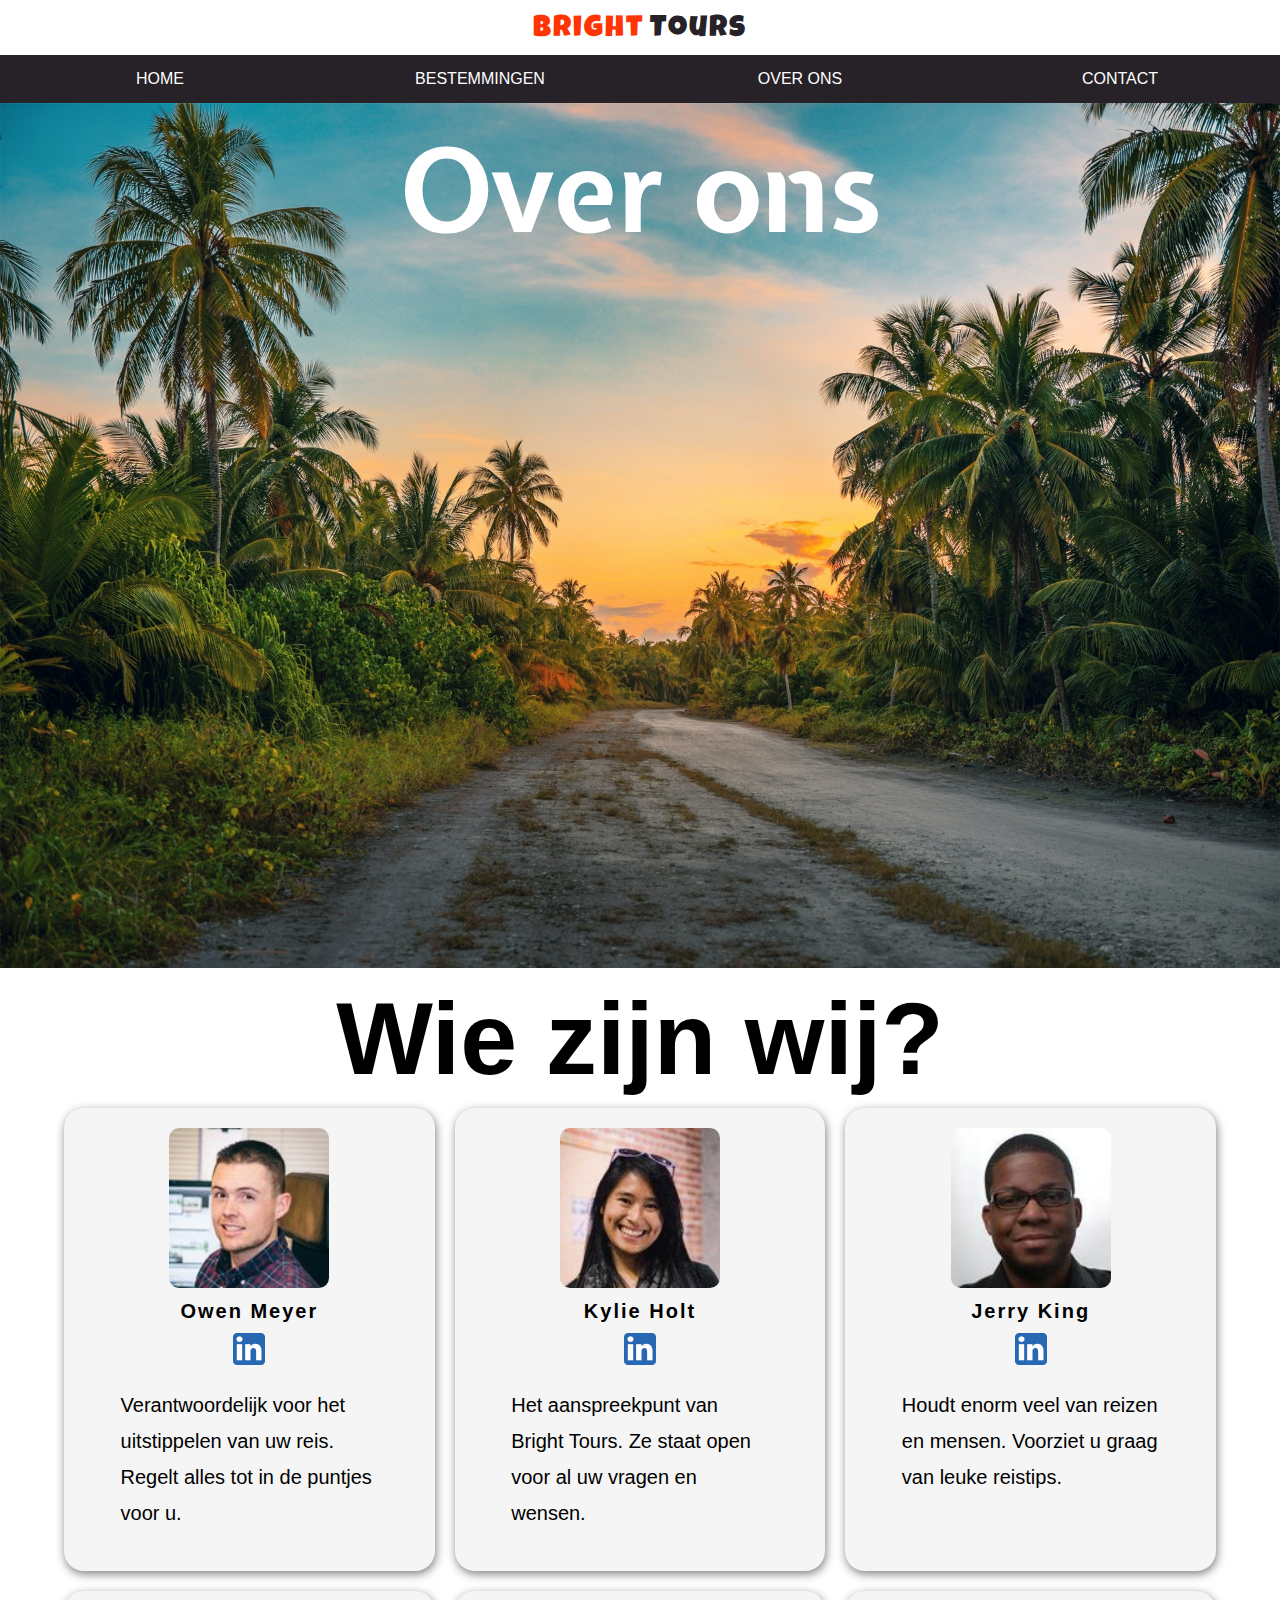
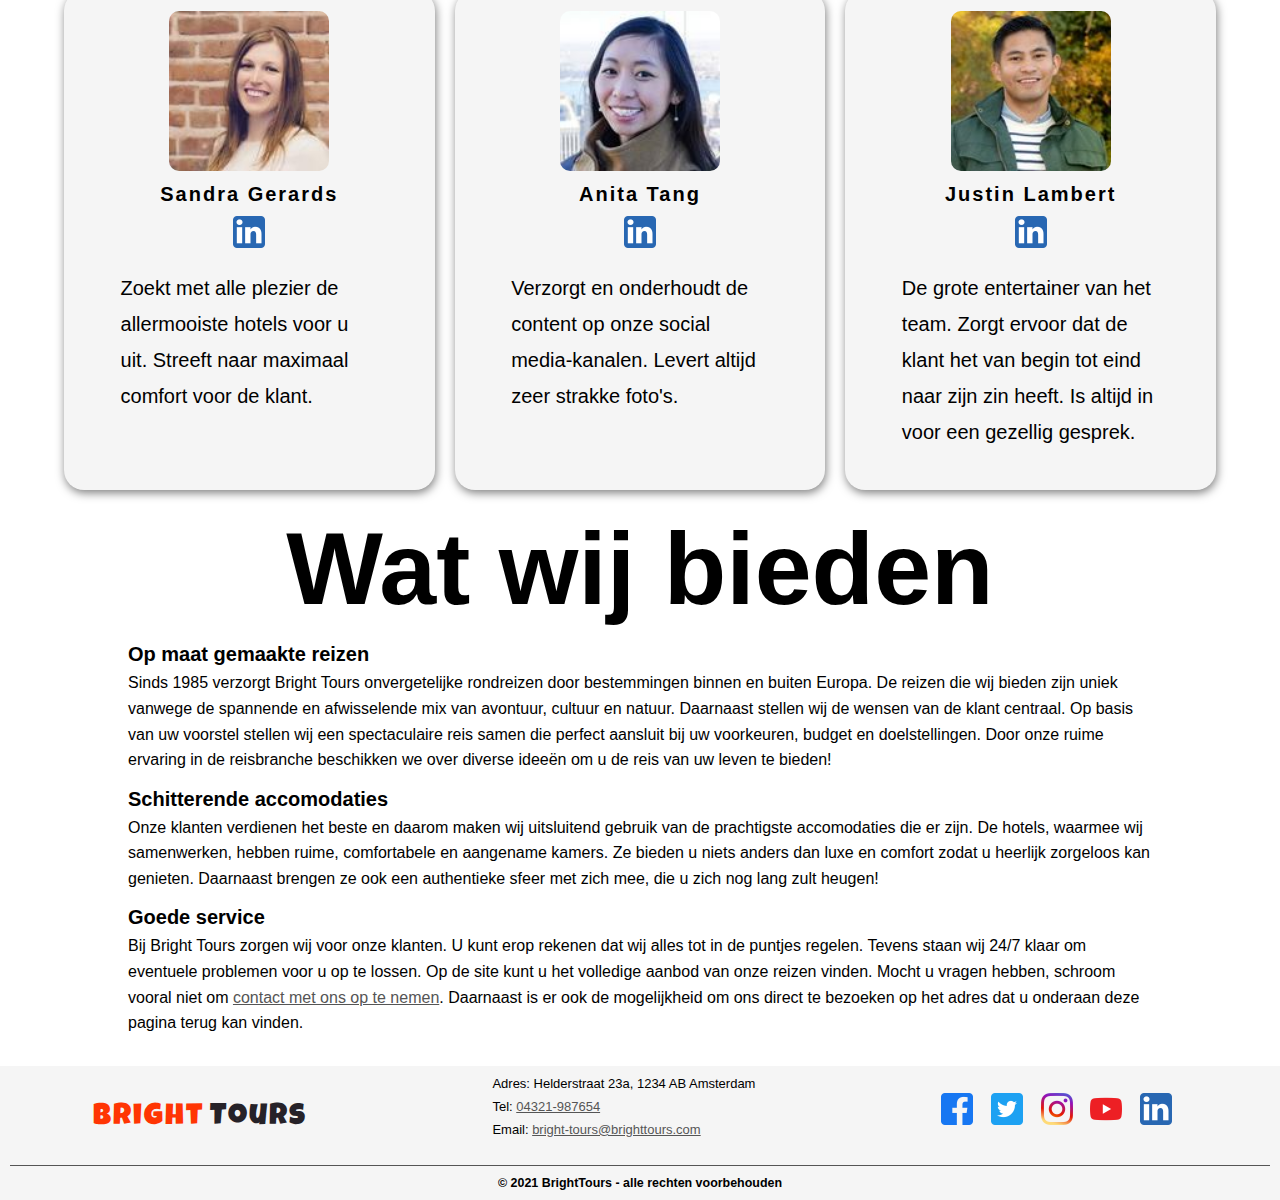
<file: about.html>
<!DOCTYPE html>
<html lang="nl">

<head>
    <meta charset="UTF-8">
    <meta http-equiv="X-UA-Compatible" content="IE=edge">
    <meta name="viewport" content="width=device-width, initial-scale=1.0">
    <title>Over ons - Bright Tours</title>
    <link rel="stylesheet" href="styles/style.css">
</head>

<body>
    <header class="header">
        <div class="logo">
            <span class="logo__text logo__text--red">Bright</span>
            <span class="logo__text logo__text--black">Tours</span>
        </div>
        <nav class="nav">
            <ul class="nav__list">
                <li class="nav__item">
                    <a href="index.html" class="nav__link">Home</a>
                </li>
                <li class="nav__item">
                    <a href="index.html#bestemmingen" class="nav__link">Bestemmingen</a>
                    <ul class="nav__dropdown">
                        <li class="nav__item">
                            <a href="destinations/japan.html" class="nav__link">Japan</a>
                        </li>
                        <li class="nav__item">
                            <a href="destinations/bulgarije.html" class="nav__link">Bulgarije</a>
                        </li>
                        <li class="nav__item">
                            <a href="destinations/egypte.html" class="nav__link">Egypte</a>
                        </li>
                        <li class="nav__item">
                            <a href="destinations/suriname.html" class="nav__link">Suriname</a>
                        </li>
                    </ul>
                </li>
                <li class="nav__item">
                    <a href="about.html" class="nav__link">Over Ons</a>
                </li>
                <li class="nav__item">
                    <a href="contact.html" class="nav__link">Contact</a>
                </li>
            </ul>
        </nav>
    </header>
    <main class="main">
        <section class="hero">
            <div class="hero__overlay">
                <h1 class="hero__header">Over ons</h1>
            </div>
            <img class="hero__image" src="images/palm-trees-road.jpg"
                alt="een foto van een onverharde weg tussen palmbomen">
        </section>
        <section class="members">
            <h2 class="members__header">Wie zijn wij?</h2>
            <div class="members__container">
                <div class="member-item">
                    <div class="member-item__header">
                        <img class="member-item__avatar" src="images/owen-meyer.jpg" alt="Owen Meyer">
                        <h3 class="member-item__title">Owen Meyer</h3>
                        <a class="member-item__link" href="https://www.linkedin.com/" target="_blank">
                            <img class="member-item__icon" src="images/linkedin-icon.png" alt="LinkedIn icon">
                        </a>
                    </div>
                    <div class="member-item__body">
                        <p class="member-item__description">
                            Verantwoordelijk voor het uitstippelen van uw reis. Regelt
                            alles tot in de puntjes voor u.
                        </p>
                    </div>
                </div>
                <div class="member-item">
                    <div class="member-item__header">
                        <img class="member-item__avatar" src="images/kylie-holt.jpg" alt="Kylie Holt">
                        <h3 class="member-item__title">Kylie Holt</h3>
                        <a class="member-item__link" href="https://www.linkedin.com/" target="_blank">
                            <img class="member-item__icon" src="images/linkedin-icon.png" alt="LinkedIn icon">
                        </a>
                    </div>
                    <div class="member-item__body">
                        <p class="member-item__description">
                            Het aanspreekpunt van Bright Tours. Ze staat open voor al uw
                            vragen en wensen.
                        </p>
                    </div>
                </div>
                <div class="member-item">
                    <div class="member-item__header">
                        <img class="member-item__avatar" src="images/jerry-king.jpg" alt="Jerry King">
                        <h3 class="member-item__title">Jerry King</h3>
                        <a class="member-item__link" href="https://www.linkedin.com/" target="_blank">
                            <img class="member-item__icon" src="images/linkedin-icon.png" alt="LinkedIn icon">
                        </a>
                    </div>
                    <div class="member-item__body">
                        <p class="member-item__description">
                            Houdt enorm veel van reizen en mensen. Voorziet u graag van leuke
                            reistips.
                        </p>
                    </div>
                </div>
                <div class="member-item">
                    <div class="member-item__header">
                        <img class="member-item__avatar" src="images/sandra-gerards.jpg" alt="Sandra Gerards">
                        <h3 class="member-item__title">Sandra Gerards</h3>
                        <a class="member-item__link" href="https://www.linkedin.com/" target="_blank">
                            <img class="member-item__icon" src="images/linkedin-icon.png" alt="LinkedIn icon">
                        </a>
                    </div>
                    <div class="member-item__body">
                        <p class="member-item__description">
                            Zoekt met alle plezier de allermooiste hotels voor u uit. Streeft
                            naar maximaal comfort voor de klant.
                        </p>
                    </div>
                </div>
                <div class="member-item">
                    <div class="member-item__header">
                        <img class="member-item__avatar" src="images/anita-tang.jpg" alt="Anita Tang">
                        <h3 class="member-item__title">Anita Tang</h3>
                        <a class="member-item__link" href="https://www.linkedin.com/" target="_blank">
                            <img class="member-item__icon" src="images/linkedin-icon.png" alt="LinkedIn icon">
                        </a>
                    </div>
                    <div class="member-item__body">
                        <p class="member-item__description">
                            Verzorgt en onderhoudt de content op onze social media-kanalen. Levert
                            altijd zeer strakke foto's.
                        </p>
                    </div>
                </div>
                <div class="member-item">
                    <div class="member-item__header">
                        <img class="member-item__avatar" src="images/justin-lambert.jpg" alt="Justin Lambert">
                        <h3 class="member-item__title">Justin Lambert</h3>
                        <a class="member-item__link" href="https://www.linkedin.com/" target="_blank">
                            <img class="member-item__icon" src="images/linkedin-icon.png" alt="LinkedIn icon">
                        </a>
                    </div>
                    <div class="member-item__body">
                        <p class="member-item__description">
                            De grote entertainer van het team. Zorgt ervoor dat de klant het van begin tot eind
                            naar zijn zin heeft. Is altijd in voor een gezellig gesprek.
                        </p>
                    </div>
                </div>
            </div>
        </section>
        <section class="article-section">
            <h2 class="article-section__header">Wat wij bieden</h2>
            <article class="article">
                <h3 class="article__header">Op maat gemaakte reizen</h3>
                <p class="article__body">
                    Sinds 1985 verzorgt Bright Tours onvergetelijke rondreizen
                    door bestemmingen binnen en buiten Europa. De reizen die wij bieden
                    zijn uniek vanwege de spannende en afwisselende mix van avontuur, cultuur
                    en natuur. Daarnaast stellen wij de wensen van de klant centraal. Op basis
                    van uw voorstel stellen wij een spectaculaire reis samen die perfect aansluit
                    bij uw voorkeuren, budget en doelstellingen. Door onze ruime ervaring in de
                    reisbranche beschikken we over diverse ideeën om u de reis van uw leven te bieden!
                </p>
            </article>
            <article class="article">
                <h3 class="article__header">Schitterende accomodaties</h3>
                <p class="article__body">
                    Onze klanten verdienen het beste en daarom maken wij uitsluitend
                    gebruik van de prachtigste accomodaties die er zijn. De hotels, waarmee wij
                    samenwerken, hebben ruime, comfortabele en aangename kamers. Ze bieden u niets
                    anders dan luxe en comfort zodat u heerlijk zorgeloos kan genieten. Daarnaast
                    brengen ze ook een authentieke sfeer met zich mee, die u zich nog lang zult heugen!
                </p>
            </article>
            <article class="article">
                <h3 class="article__header">Goede service</h3>
                <p class="article__body">
                    Bij Bright Tours zorgen wij voor onze klanten. U kunt erop rekenen dat wij alles tot
                    in de puntjes regelen. Tevens staan wij 24/7 klaar om eventuele problemen voor u op te
                    lossen. Op de site kunt u het volledige aanbod van onze reizen vinden. Mocht u vragen
                    hebben, schroom vooral niet om <a class="article__link" href="contact.html">contact
                        met ons op te nemen</a>. Daarnaast is er ook de mogelijkheid om ons direct te bezoeken
                    op het adres dat u onderaan deze pagina terug kan vinden.
                </p>
            </article>
        </section>
    </main>
    <footer class="footer">
        <div class="footer__container">
            <div class="logo">
                <span class="logo__text logo__text--red">Bright</span>
                <span class="logo__text logo__text--black">Tours</span>
            </div>
            <div class="contact-details">
                <p class="contact-details__text">Adres: Helderstraat 23a, 1234 AB Amsterdam</p>
                <p class="contact-details__text">
                    Tel: <a class="contact-details__link" href="tel:04321987654">04321-987654</a>
                </p>
                <p class="contact-details__text">
                    Email: <a class="contact-details__link"
                        href="mailto:bright-tours@brighttours.com">bright-tours@brighttours.com</a>
                </p>
            </div>
            <div class="social-media">
                <a class="social-media__link" href="https://www.facebook.com/" target="_blank">
                    <img class="social-media__icon" src="images/facebook-icon.png" alt="Facebook icon">
                </a>
                <a class="social-media__link" href="https://twitter.com/" target="_blank">
                    <img class="social-media__icon" src="images/twitter-icon.png" alt="Twitter icon">
                </a>
                <a class="social-media__link" href="https://www.instagram.com/" target="_blank">
                    <img class="social-media__icon" src="images/instagram-icon.png" alt="Instagram icon">
                </a>
                <a class="social-media__link" href="https://www.youtube.com/" target="_blank">
                    <img class="social-media__icon" src="images/youtube-icon.png" alt="YouTube icon">
                </a>
                <a class="social-media__link" href="https://www.linkedin.com/" target="_blank">
                    <img class="social-media__icon" src="images/linkedin-icon.png" alt="LinkedIn icon">
                </a>
            </div>
        </div>
        <section class="copyright">
            <h5 class="copyright__header">&copy; 2021 BrightTours - alle rechten voorbehouden</h5>
        </section>
    </footer>
</body>

</html>
</file>
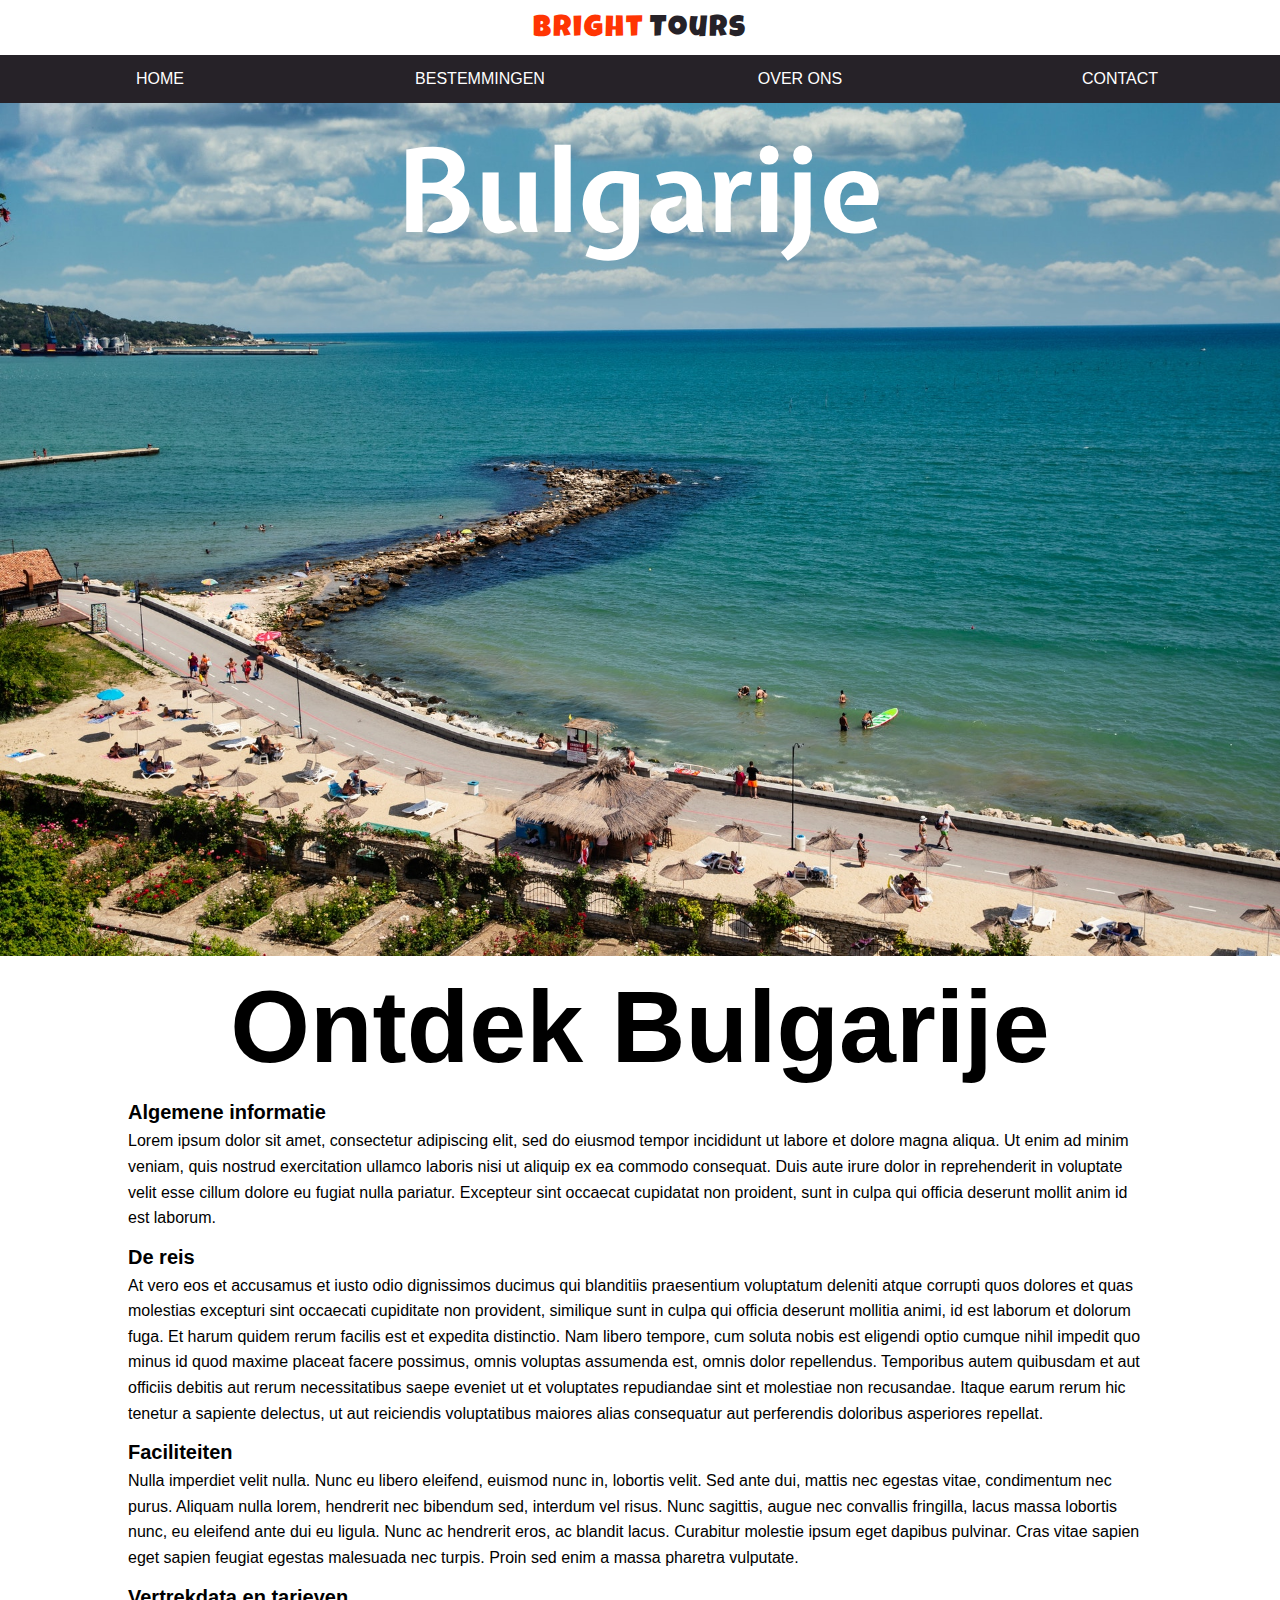
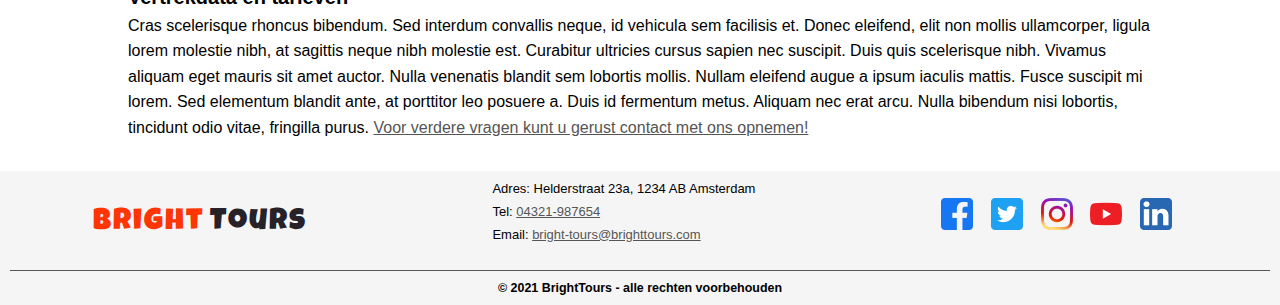
<file: destinations/bulgarije.html>
<!DOCTYPE html>
<html lang="nl">

<head>
    <meta charset="UTF-8">
    <meta http-equiv="X-UA-Compatible" content="IE=edge">
    <meta name="viewport" content="width=device-width, initial-scale=1.0">
    <title>Bulgarije - Bright Tours</title>
    <link rel="stylesheet" href="../styles/style.css">
</head>

<body>
    <header class="header">
        <div class="logo">
            <span class="logo__text logo__text--red">Bright</span>
            <span class="logo__text logo__text--black">Tours</span>
        </div>
        <nav class="nav">
            <ul class="nav__list">
                <li class="nav__item">
                    <a href="../index.html" class="nav__link">Home</a>
                </li>
                <li class="nav__item">
                    <a href="../index.html#bestemmingen" class="nav__link">Bestemmingen</a>
                    <ul class="nav__dropdown">
                        <li class="nav__item">
                            <a href="japan.html" class="nav__link">Japan</a>
                        </li>
                        <li class="nav__item">
                            <a href="bulgarije.html" class="nav__link">Bulgarije</a>
                        </li>
                        <li class="nav__item">
                            <a href="egypte.html" class="nav__link">Egypte</a>
                        </li>
                        <li class="nav__item">
                            <a href="suriname.html" class="nav__link">Suriname</a>
                        </li>
                    </ul>
                </li>
                <li class="nav__item">
                    <a href="../about.html" class="nav__link">Over Ons</a>
                </li>
                <li class="nav__item">
                    <a href="../contact.html" class="nav__link">Contact</a>
                </li>
            </ul>
        </nav>
    </header>
    <main class="main">
        <section class="hero">
            <div class="hero__overlay">
                <h1 class="hero__header">Bulgarije</h1>
            </div>
            <img class="hero__image" src="../images/bulgarian-bay.jpg"
                alt="een foto van de baai gelegen in de kuststad Balchik">
        </section>
        <section class="article-section">
            <h2 class="article-section__header">Ontdek Bulgarije</h2>
            <article class="article">
                <h3 class="article__header">Algemene informatie</h3>
                <p class="article__body">
                    Lorem ipsum dolor sit amet, consectetur adipiscing elit,
                    sed do eiusmod tempor incididunt ut labore et dolore magna aliqua.
                    Ut enim ad minim veniam, quis nostrud exercitation ullamco laboris
                    nisi ut aliquip ex ea commodo consequat. Duis aute irure dolor in
                    reprehenderit in voluptate velit esse cillum dolore eu fugiat nulla pariatur.
                    Excepteur sint occaecat cupidatat non proident, sunt in culpa qui officia deserunt mollit anim id
                    est laborum.
                </p>
            </article>
            <article class="article">
                <h3 class="article__header">De reis</h3>
                <p class="article__body">
                    At vero eos et accusamus et iusto odio dignissimos ducimus qui blanditiis
                    praesentium voluptatum deleniti atque corrupti quos dolores et quas molestias
                    excepturi sint occaecati cupiditate non provident, similique sunt in culpa qui
                    officia deserunt mollitia animi, id est laborum et dolorum fuga. Et harum quidem
                    rerum facilis est et expedita distinctio. Nam libero tempore, cum soluta nobis est
                    eligendi optio cumque nihil impedit quo minus id quod maxime placeat facere possimus,
                    omnis voluptas assumenda est, omnis dolor repellendus. Temporibus autem quibusdam et aut
                    officiis debitis aut rerum necessitatibus saepe eveniet ut et voluptates repudiandae sint
                    et molestiae non recusandae. Itaque earum rerum hic tenetur a sapiente delectus, ut aut
                    reiciendis voluptatibus maiores alias consequatur aut perferendis doloribus asperiores repellat.
                </p>
            </article>
            <article class="article">
                <h3 class="article__header">Faciliteiten</h3>
                <p class="article__body">
                    Nulla imperdiet velit nulla. Nunc eu libero eleifend, euismod nunc in, lobortis velit.
                    Sed ante dui, mattis nec egestas vitae, condimentum nec purus. Aliquam nulla lorem,
                    hendrerit nec bibendum sed, interdum vel risus. Nunc sagittis, augue nec convallis fringilla,
                    lacus massa lobortis nunc, eu eleifend ante dui eu ligula. Nunc ac hendrerit eros, ac blandit lacus.
                    Curabitur molestie ipsum eget dapibus pulvinar. Cras vitae sapien eget sapien feugiat egestas
                    malesuada
                    nec turpis. Proin sed enim a massa pharetra vulputate.
                </p>
            </article>
            <article class="article">
                <h3 class="article__header">Vertrekdata en tarieven</h3>
                <p class="article__body">
                    Cras scelerisque rhoncus bibendum. Sed interdum convallis neque, id vehicula sem facilisis et.
                    Donec eleifend, elit non mollis ullamcorper, ligula lorem molestie nibh, at sagittis neque nibh
                    molestie est.
                    Curabitur ultricies cursus sapien nec suscipit. Duis quis scelerisque nibh. Vivamus aliquam eget
                    mauris sit amet auctor.
                    Nulla venenatis blandit sem lobortis mollis. Nullam eleifend augue a ipsum iaculis mattis. Fusce
                    suscipit mi lorem. Sed elementum
                    blandit ante, at porttitor leo posuere a. Duis id fermentum metus. Aliquam nec erat arcu. Nulla
                    bibendum nisi lobortis,
                    tincidunt odio vitae, fringilla purus.
                    <a class="article__link" href="../contact.html">Voor verdere vragen kunt u gerust contact met ons
                        opnemen!</a>
                </p>
            </article>
        </section>
    </main>
    <footer class="footer">
        <div class="footer__container">
            <div class="logo">
                <span class="logo__text logo__text--red">Bright</span>
                <span class="logo__text logo__text--black">Tours</span>
            </div>
            <div class="contact-details">
                <p class="contact-details__text">Adres: Helderstraat 23a, 1234 AB Amsterdam</p>
                <p class="contact-details__text">
                    Tel: <a class="contact-details__link" href="tel:04321987654">04321-987654</a>
                </p>
                <p class="contact-details__text">
                    Email: <a class="contact-details__link"
                        href="mailto:bright-tours@brighttours.com">bright-tours@brighttours.com</a>
                </p>
            </div>
            <div class="social-media">
                <a class="social-media__link" href="https://www.facebook.com/" target="_blank">
                    <img class="social-media__icon" src="../images/facebook-icon.png" alt="Facebook icon">
                </a>
                <a class="social-media__link" href="https://twitter.com/" target="_blank">
                    <img class="social-media__icon" src="../images/twitter-icon.png" alt="Twitter icon">
                </a>
                <a class="social-media__link" href="https://www.instagram.com/" target="_blank">
                    <img class="social-media__icon" src="../images/instagram-icon.png" alt="Instagram icon">
                </a>
                <a class="social-media__link" href="https://www.youtube.com/" target="_blank">
                    <img class="social-media__icon" src="../images/youtube-icon.png" alt="YouTube icon">
                </a>
                <a class="social-media__link" href="https://www.linkedin.com/" target="_blank">
                    <img class="social-media__icon" src="../images/linkedin-icon.png" alt="LinkedIn icon">
                </a>
            </div>
        </div>
        <section class="copyright">
            <h5 class="copyright__header">&copy; 2021 BrightTours - alle rechten voorbehouden</h5>
        </section>
    </footer>
</body>

</html>
</file>
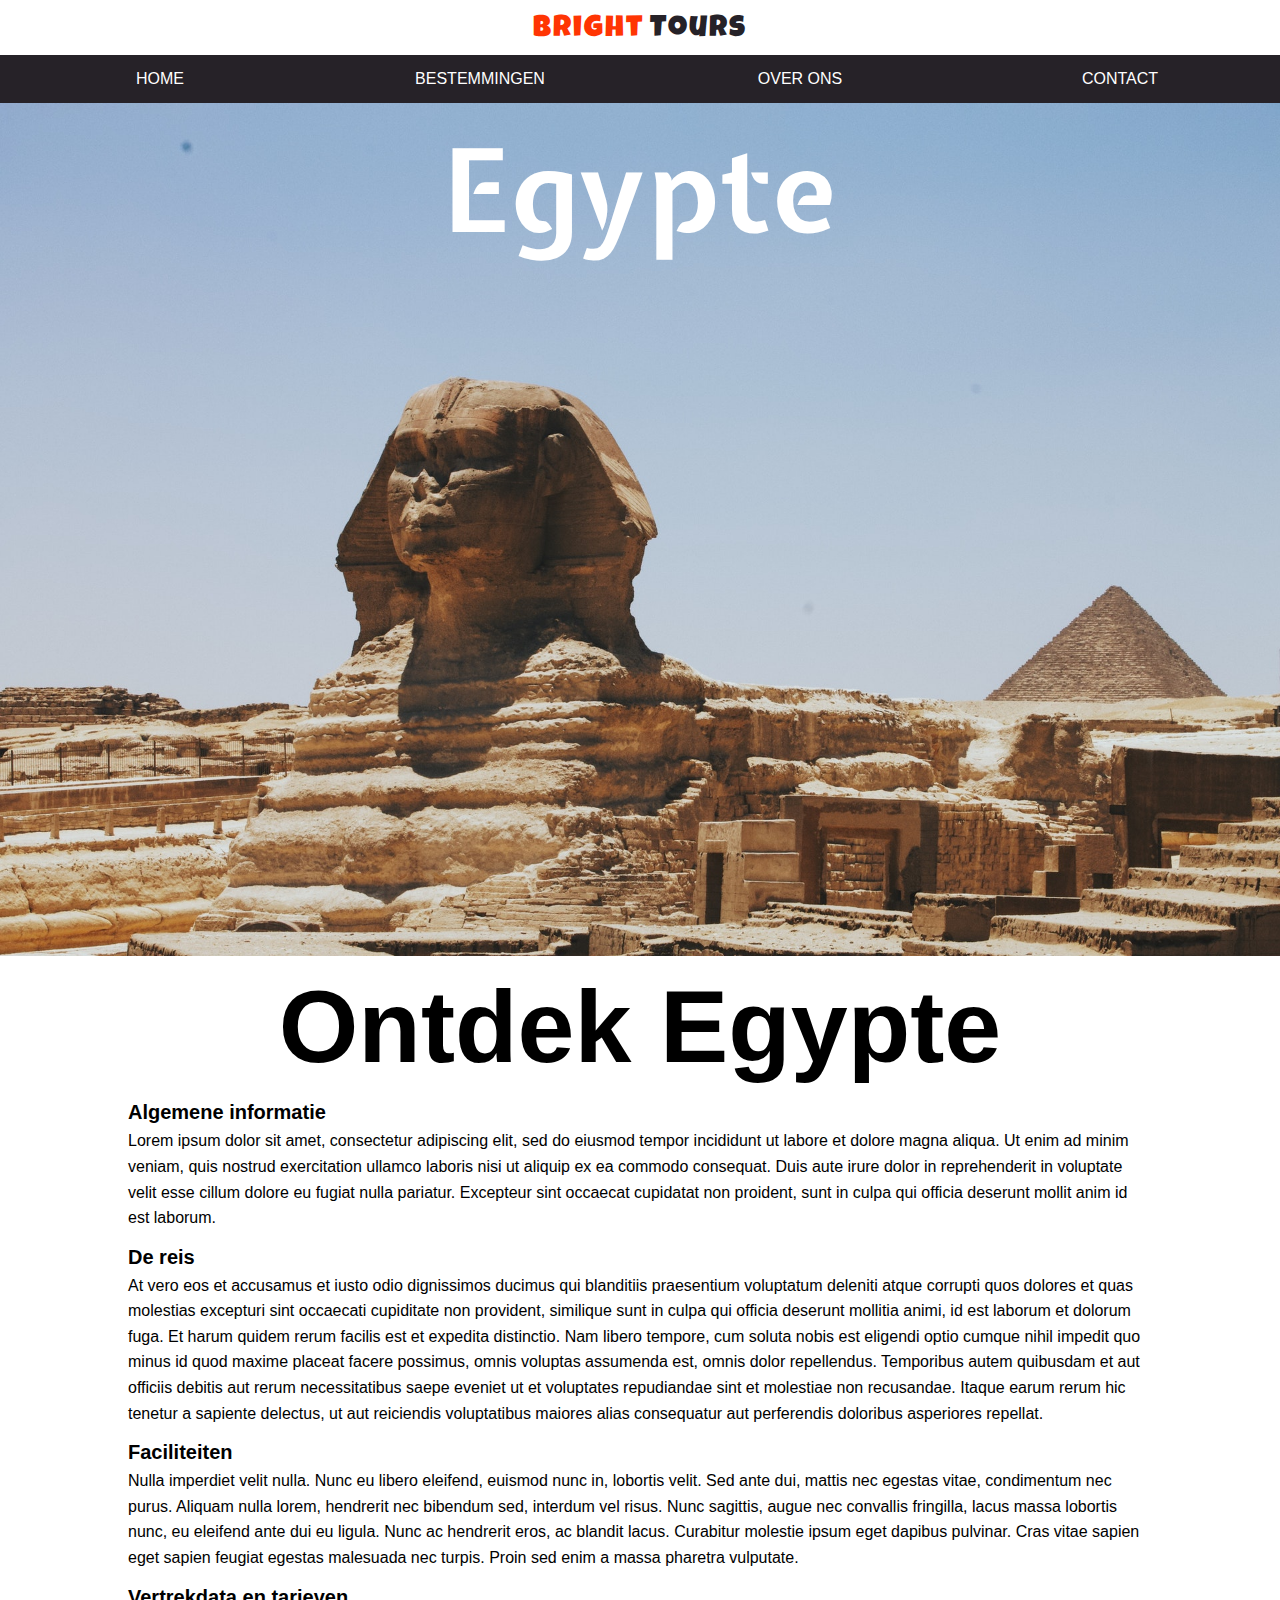
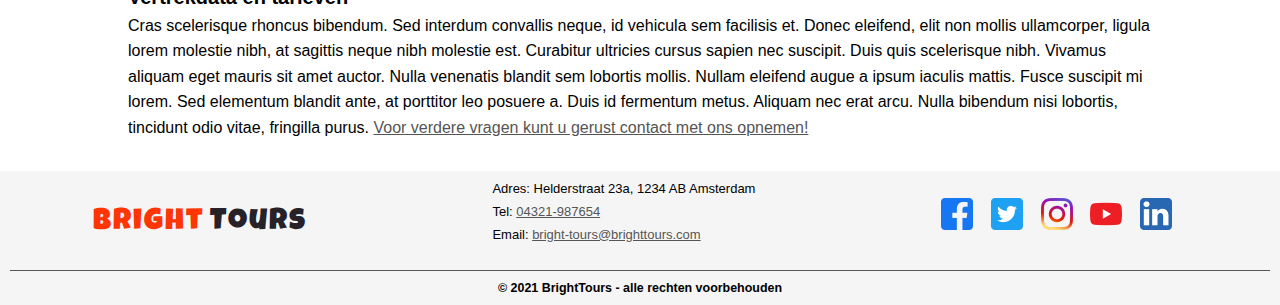
<file: destinations/egypte.html>
<!DOCTYPE html>
<html lang="nl">

<head>
    <meta charset="UTF-8">
    <meta http-equiv="X-UA-Compatible" content="IE=edge">
    <meta name="viewport" content="width=device-width, initial-scale=1.0">
    <title>Egypte - Bright Tours</title>
    <link rel="stylesheet" href="../styles/style.css">
</head>

<body>
    <header class="header">
        <div class="logo">
            <span class="logo__text logo__text--red">Bright</span>
            <span class="logo__text logo__text--black">Tours</span>
        </div>
        <nav class="nav">
            <ul class="nav__list">
                <li class="nav__item">
                    <a href="../index.html" class="nav__link">Home</a>
                </li>
                <li class="nav__item">
                    <a href="../index.html#bestemmingen" class="nav__link">Bestemmingen</a>
                    <ul class="nav__dropdown">
                        <li class="nav__item">
                            <a href="japan.html" class="nav__link">Japan</a>
                        </li>
                        <li class="nav__item">
                            <a href="bulgarije.html" class="nav__link">Bulgarije</a>
                        </li>
                        <li class="nav__item">
                            <a href="egypte.html" class="nav__link">Egypte</a>
                        </li>
                        <li class="nav__item">
                            <a href="suriname.html" class="nav__link">Suriname</a>
                        </li>
                    </ul>
                </li>
                <li class="nav__item">
                    <a href="../about.html" class="nav__link">Over Ons</a>
                </li>
                <li class="nav__item">
                    <a href="../contact.html" class="nav__link">Contact</a>
                </li>
            </ul>
        </nav>
    </header>
    <main class="main">
        <section class="hero">
            <div class="hero__overlay">
                <h1 class="hero__header">Egypte</h1>
            </div>
            <img class="hero__image" src="../images/sphinx.jpg" alt="een foto van de grote sfinx van Gizeh">
        </section>
        <section class="article-section">
            <h2 class="article-section__header">Ontdek Egypte</h2>
            <article class="article">
                <h3 class="article__header">Algemene informatie</h3>
                <p class="article__body">
                    Lorem ipsum dolor sit amet, consectetur adipiscing elit,
                    sed do eiusmod tempor incididunt ut labore et dolore magna aliqua.
                    Ut enim ad minim veniam, quis nostrud exercitation ullamco laboris
                    nisi ut aliquip ex ea commodo consequat. Duis aute irure dolor in
                    reprehenderit in voluptate velit esse cillum dolore eu fugiat nulla pariatur.
                    Excepteur sint occaecat cupidatat non proident, sunt in culpa qui officia deserunt mollit anim id
                    est laborum.
                </p>
            </article>
            <article class="article">
                <h3 class="article__header">De reis</h3>
                <p class="article__body">
                    At vero eos et accusamus et iusto odio dignissimos ducimus qui blanditiis
                    praesentium voluptatum deleniti atque corrupti quos dolores et quas molestias
                    excepturi sint occaecati cupiditate non provident, similique sunt in culpa qui
                    officia deserunt mollitia animi, id est laborum et dolorum fuga. Et harum quidem
                    rerum facilis est et expedita distinctio. Nam libero tempore, cum soluta nobis est
                    eligendi optio cumque nihil impedit quo minus id quod maxime placeat facere possimus,
                    omnis voluptas assumenda est, omnis dolor repellendus. Temporibus autem quibusdam et aut
                    officiis debitis aut rerum necessitatibus saepe eveniet ut et voluptates repudiandae sint
                    et molestiae non recusandae. Itaque earum rerum hic tenetur a sapiente delectus, ut aut
                    reiciendis voluptatibus maiores alias consequatur aut perferendis doloribus asperiores repellat.
                </p>
            </article>
            <article class="article">
                <h3 class="article__header">Faciliteiten</h3>
                <p class="article__body">
                    Nulla imperdiet velit nulla. Nunc eu libero eleifend, euismod nunc in, lobortis velit.
                    Sed ante dui, mattis nec egestas vitae, condimentum nec purus. Aliquam nulla lorem,
                    hendrerit nec bibendum sed, interdum vel risus. Nunc sagittis, augue nec convallis fringilla,
                    lacus massa lobortis nunc, eu eleifend ante dui eu ligula. Nunc ac hendrerit eros, ac blandit lacus.
                    Curabitur molestie ipsum eget dapibus pulvinar. Cras vitae sapien eget sapien feugiat egestas
                    malesuada
                    nec turpis. Proin sed enim a massa pharetra vulputate.
                </p>
            </article>
            <article class="article">
                <h3 class="article__header">Vertrekdata en tarieven</h3>
                <p class="article__body">
                    Cras scelerisque rhoncus bibendum. Sed interdum convallis neque, id vehicula sem facilisis et.
                    Donec eleifend, elit non mollis ullamcorper, ligula lorem molestie nibh, at sagittis neque nibh
                    molestie est.
                    Curabitur ultricies cursus sapien nec suscipit. Duis quis scelerisque nibh. Vivamus aliquam eget
                    mauris sit amet auctor.
                    Nulla venenatis blandit sem lobortis mollis. Nullam eleifend augue a ipsum iaculis mattis. Fusce
                    suscipit mi lorem. Sed elementum
                    blandit ante, at porttitor leo posuere a. Duis id fermentum metus. Aliquam nec erat arcu. Nulla
                    bibendum nisi lobortis,
                    tincidunt odio vitae, fringilla purus.
                    <a class="article__link" href="../contact.html">Voor verdere vragen kunt u gerust contact met ons
                        opnemen!</a>
                </p>
            </article>
        </section>
    </main>
    <footer class="footer">
        <div class="footer__container">
            <div class="logo">
                <span class="logo__text logo__text--red">Bright</span>
                <span class="logo__text logo__text--black">Tours</span>
            </div>
            <div class="contact-details">
                <p class="contact-details__text">Adres: Helderstraat 23a, 1234 AB Amsterdam</p>
                <p class="contact-details__text">
                    Tel: <a class="contact-details__link" href="tel:04321987654">04321-987654</a>
                </p>
                <p class="contact-details__text">
                    Email: <a class="contact-details__link"
                        href="mailto:bright-tours@brighttours.com">bright-tours@brighttours.com</a>
                </p>
            </div>
            <div class="social-media">
                <a class="social-media__link" href="https://www.facebook.com/" target="_blank">
                    <img class="social-media__icon" src="../images/facebook-icon.png" alt="Facebook icon">
                </a>
                <a class="social-media__link" href="https://twitter.com/" target="_blank">
                    <img class="social-media__icon" src="../images/twitter-icon.png" alt="Twitter icon">
                </a>
                <a class="social-media__link" href="https://www.instagram.com/" target="_blank">
                    <img class="social-media__icon" src="../images/instagram-icon.png" alt="Instagram icon">
                </a>
                <a class="social-media__link" href="https://www.youtube.com/" target="_blank">
                    <img class="social-media__icon" src="../images/youtube-icon.png" alt="YouTube icon">
                </a>
                <a class="social-media__link" href="https://www.linkedin.com/" target="_blank">
                    <img class="social-media__icon" src="../images/linkedin-icon.png" alt="LinkedIn icon">
                </a>
            </div>
        </div>
        <section class="copyright">
            <h5 class="copyright__header">&copy; 2021 BrightTours - alle rechten voorbehouden</h5>
        </section>
    </footer>
</body>

</html>
</file>
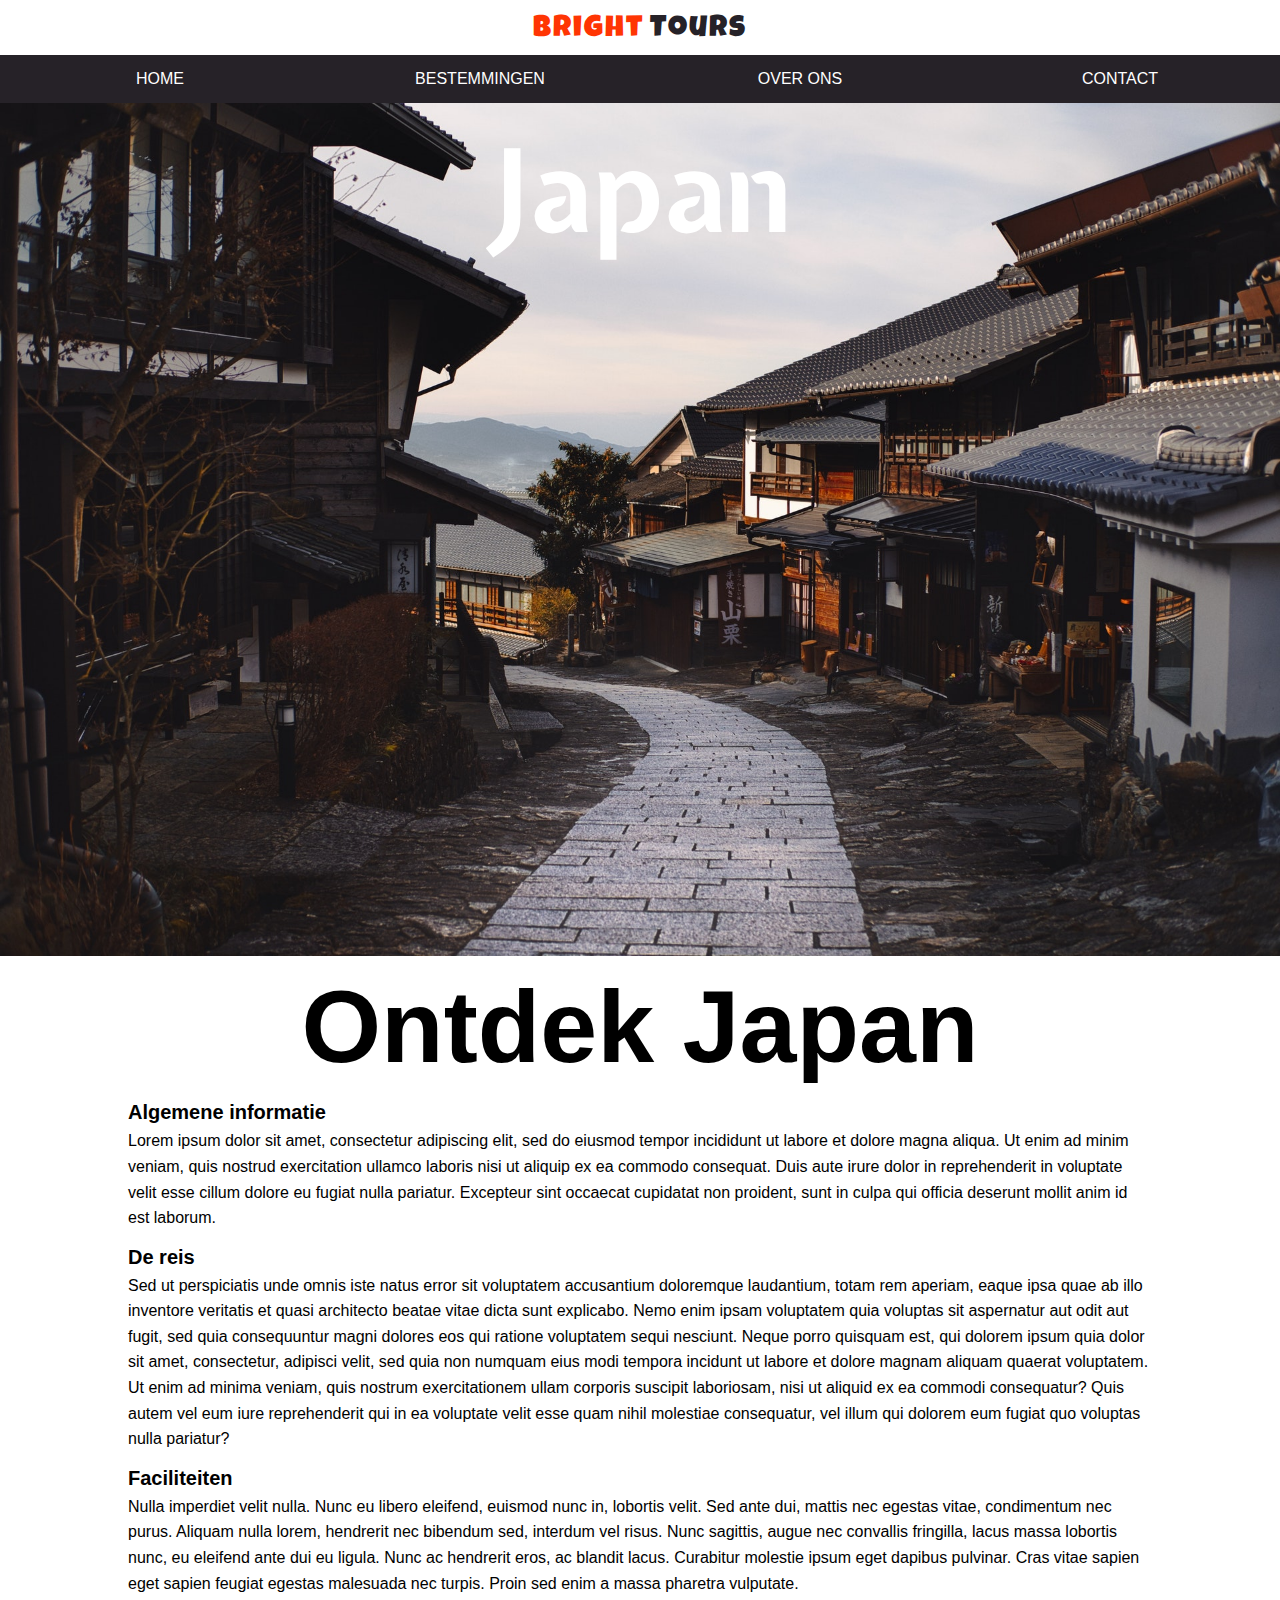
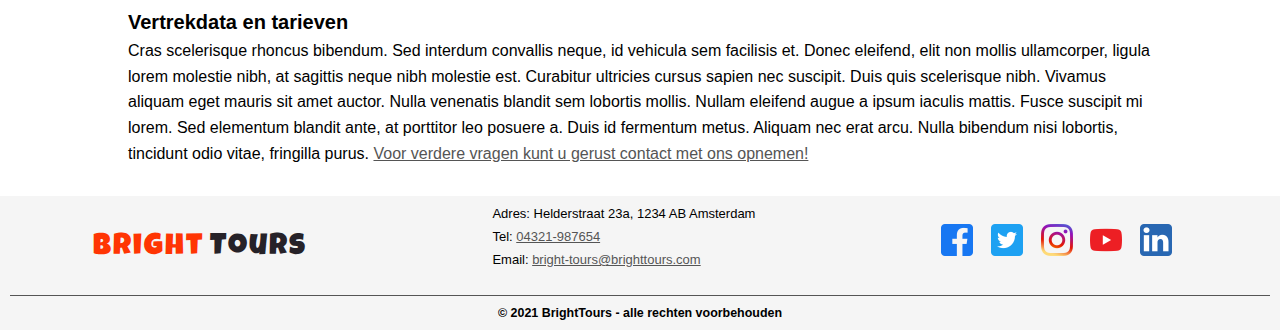
<file: destinations/japan.html>
<!DOCTYPE html>
<html lang="nl">

<head>
    <meta charset="UTF-8">
    <meta http-equiv="X-UA-Compatible" content="IE=edge">
    <meta name="viewport" content="width=device-width, initial-scale=1.0">
    <title>Japan - Bright Tours</title>
    <link rel="stylesheet" href="../styles/style.css">
</head>

<body>
    <header class="header">
        <div class="logo">
            <span class="logo__text logo__text--red">Bright</span>
            <span class="logo__text logo__text--black">Tours</span>
        </div>
        <nav class="nav">
            <ul class="nav__list">
                <li class="nav__item">
                    <a href="../index.html" class="nav__link">Home</a>
                </li>
                <li class="nav__item">
                    <a href="../index.html#bestemmingen" class="nav__link">Bestemmingen</a>
                    <ul class="nav__dropdown">
                        <li class="nav__item">
                            <a href="japan.html" class="nav__link">Japan</a>
                        </li>
                        <li class="nav__item">
                            <a href="bulgarije.html" class="nav__link">Bulgarije</a>
                        </li>
                        <li class="nav__item">
                            <a href="egypte.html" class="nav__link">Egypte</a>
                        </li>
                        <li class="nav__item">
                            <a href="suriname.html" class="nav__link">Suriname</a>
                        </li>
                    </ul>
                </li>
                <li class="nav__item">
                    <a href="../about.html" class="nav__link">Over Ons</a>
                </li>
                <li class="nav__item">
                    <a href="../contact.html" class="nav__link">Contact</a>
                </li>
            </ul>
        </nav>
    </header>
    <main class="main">
        <section class="hero">
            <div class="hero__overlay">
                <h1 class="hero__header">Japan</h1>
            </div>
            <img class="hero__image" src="../images/japanese-village.jpg"
                alt="een foto van een straat in een Japans dorp omgeven door huizen in een traditionele bouwstijl">
        </section>
        <section class="article-section">
            <h2 class="article-section__header">Ontdek Japan</h2>
            <article class="article">
                <h3 class="article__header">Algemene informatie</h3>
                <p class="article__body">
                    Lorem ipsum dolor sit amet, consectetur adipiscing elit,
                    sed do eiusmod tempor incididunt ut labore et dolore magna aliqua.
                    Ut enim ad minim veniam, quis nostrud exercitation ullamco laboris
                    nisi ut aliquip ex ea commodo consequat. Duis aute irure dolor in
                    reprehenderit in voluptate velit esse cillum dolore eu fugiat nulla pariatur.
                    Excepteur sint occaecat cupidatat non proident, sunt in culpa qui officia deserunt mollit anim id
                    est laborum.
                </p>
            </article>
            <article class="article">
                <h3 class="article__header">De reis</h3>
                <p class="article__body">
                    Sed ut perspiciatis unde omnis iste natus error sit voluptatem
                    accusantium doloremque laudantium, totam rem aperiam, eaque ipsa quae
                    ab illo inventore veritatis et quasi architecto beatae vitae dicta sunt
                    explicabo. Nemo enim ipsam voluptatem quia voluptas sit aspernatur aut odit
                    aut fugit, sed quia consequuntur magni dolores eos qui ratione voluptatem
                    sequi nesciunt. Neque porro quisquam est, qui dolorem ipsum quia dolor sit amet,
                    consectetur, adipisci velit, sed quia non numquam eius modi tempora incidunt ut labore
                    et dolore magnam aliquam quaerat voluptatem. Ut enim ad minima veniam, quis nostrum
                    exercitationem ullam corporis suscipit laboriosam, nisi ut aliquid ex ea commodi consequatur?
                    Quis autem vel eum iure reprehenderit qui in ea voluptate velit esse quam nihil
                    molestiae consequatur, vel illum qui dolorem eum fugiat quo voluptas nulla pariatur?
                </p>
            </article>
            <article class="article">
                <h3 class="article__header">Faciliteiten</h3>
                <p class="article__body">
                    Nulla imperdiet velit nulla. Nunc eu libero eleifend, euismod nunc in, lobortis velit.
                    Sed ante dui, mattis nec egestas vitae, condimentum nec purus. Aliquam nulla lorem,
                    hendrerit nec bibendum sed, interdum vel risus. Nunc sagittis, augue nec convallis fringilla,
                    lacus massa lobortis nunc, eu eleifend ante dui eu ligula. Nunc ac hendrerit eros, ac blandit lacus.
                    Curabitur molestie ipsum eget dapibus pulvinar. Cras vitae sapien eget sapien feugiat egestas
                    malesuada
                    nec turpis. Proin sed enim a massa pharetra vulputate.
                </p>
            </article>
            <article class="article">
                <h3 class="article__header">Vertrekdata en tarieven</h3>
                <p class="article__body">
                    Cras scelerisque rhoncus bibendum. Sed interdum convallis neque, id vehicula sem facilisis et.
                    Donec eleifend, elit non mollis ullamcorper, ligula lorem molestie nibh, at sagittis neque nibh
                    molestie est.
                    Curabitur ultricies cursus sapien nec suscipit. Duis quis scelerisque nibh. Vivamus aliquam eget
                    mauris sit amet auctor.
                    Nulla venenatis blandit sem lobortis mollis. Nullam eleifend augue a ipsum iaculis mattis. Fusce
                    suscipit mi lorem. Sed elementum
                    blandit ante, at porttitor leo posuere a. Duis id fermentum metus. Aliquam nec erat arcu. Nulla
                    bibendum nisi lobortis,
                    tincidunt odio vitae, fringilla purus.
                    <a class="article__link" href="../contact.html">Voor verdere vragen kunt u gerust contact met ons
                        opnemen!</a>
                </p>
            </article>
        </section>
    </main>
    <footer class="footer">
        <div class="footer__container">
            <div class="logo">
                <span class="logo__text logo__text--red">Bright</span>
                <span class="logo__text logo__text--black">Tours</span>
            </div>
            <div class="contact-details">
                <p class="contact-details__text">Adres: Helderstraat 23a, 1234 AB Amsterdam</p>
                <p class="contact-details__text">
                    Tel: <a class="contact-details__link" href="tel:04321987654">04321-987654</a>
                </p>
                <p class="contact-details__text">
                    Email: <a class="contact-details__link"
                        href="mailto:bright-tours@brighttours.com">bright-tours@brighttours.com</a>
                </p>
            </div>
            <div class="social-media">
                <a class="social-media__link" href="https://www.facebook.com/" target="_blank">
                    <img class="social-media__icon" src="../images/facebook-icon.png" alt="Facebook icon">
                </a>
                <a class="social-media__link" href="https://twitter.com/" target="_blank">
                    <img class="social-media__icon" src="../images/twitter-icon.png" alt="Twitter icon">
                </a>
                <a class="social-media__link" href="https://www.instagram.com/" target="_blank">
                    <img class="social-media__icon" src="../images/instagram-icon.png" alt="Instagram icon">
                </a>
                <a class="social-media__link" href="https://www.youtube.com/" target="_blank">
                    <img class="social-media__icon" src="../images/youtube-icon.png" alt="YouTube icon">
                </a>
                <a class="social-media__link" href="https://www.linkedin.com/" target="_blank">
                    <img class="social-media__icon" src="../images/linkedin-icon.png" alt="LinkedIn icon">
                </a>
            </div>
        </div>
        <section class="copyright">
            <h5 class="copyright__header">&copy; 2021 BrightTours - alle rechten voorbehouden</h5>
        </section>
    </footer>
</body>

</html>
</file>
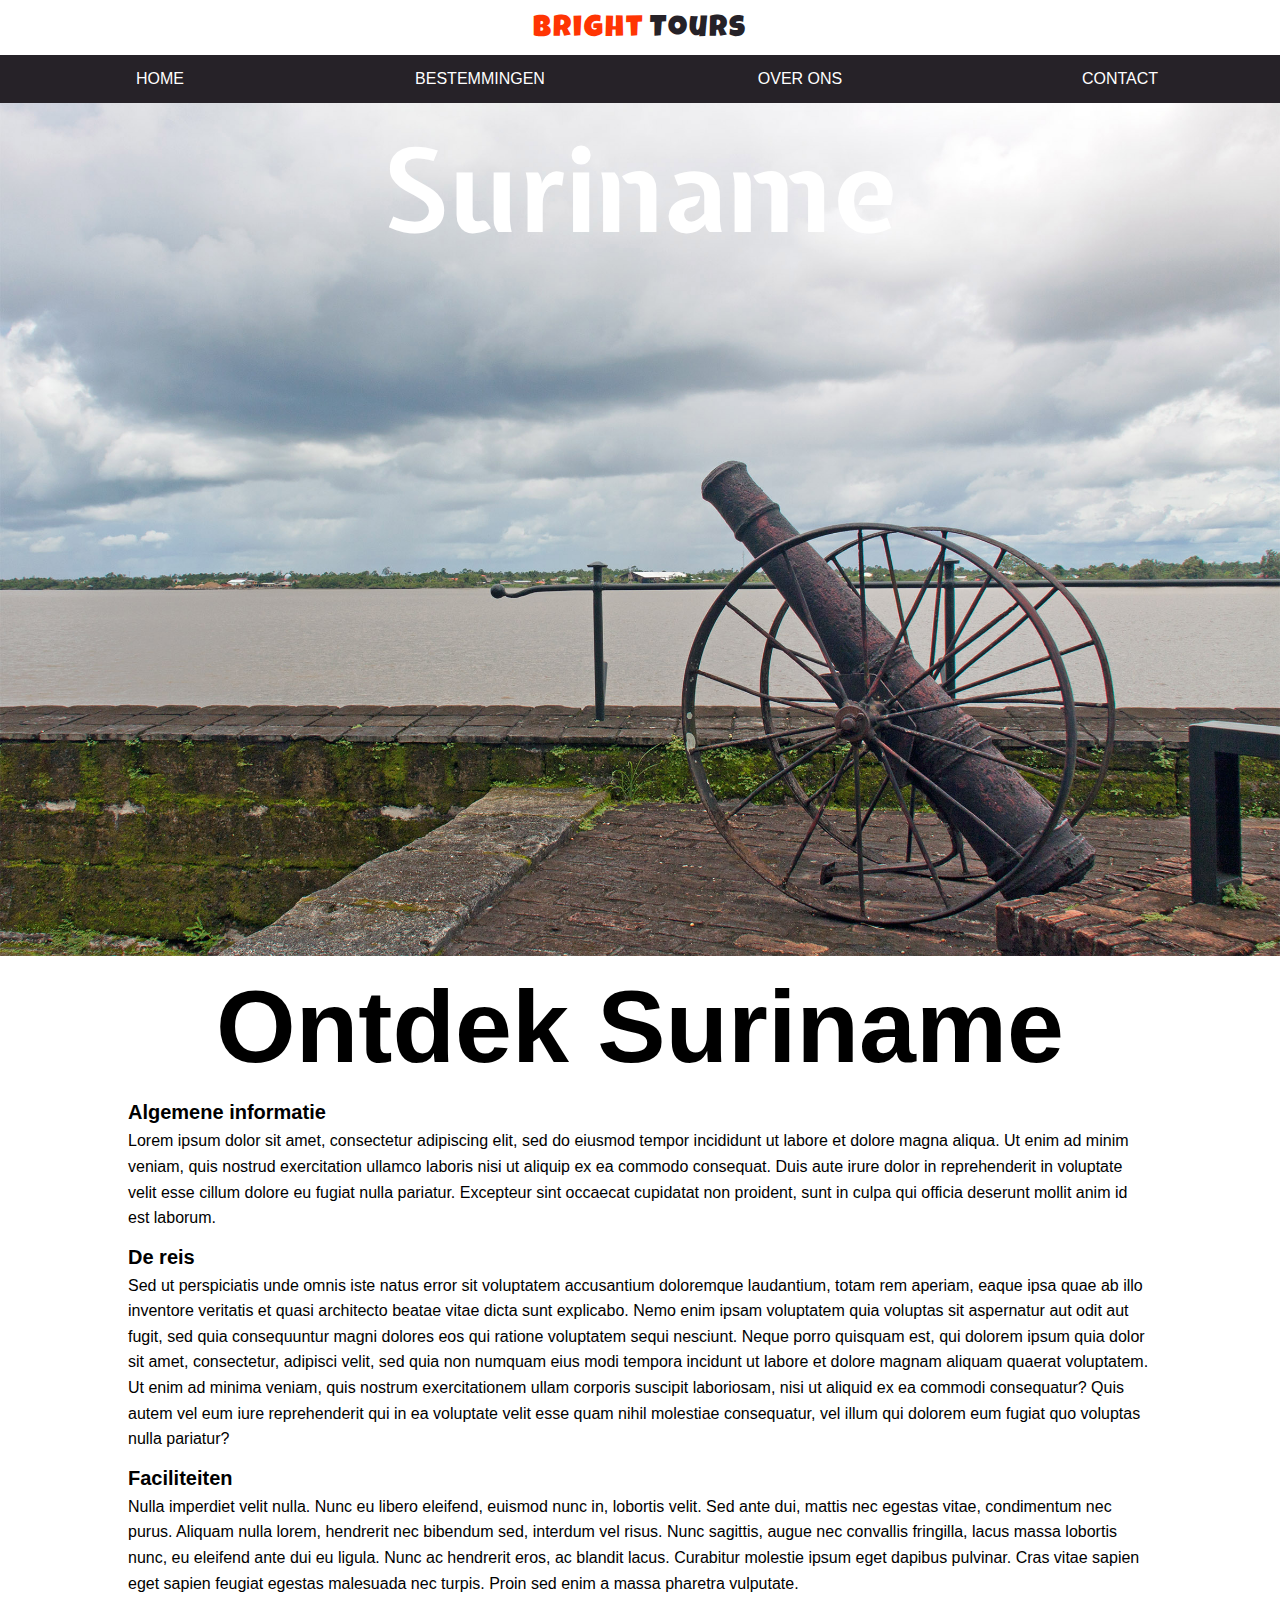
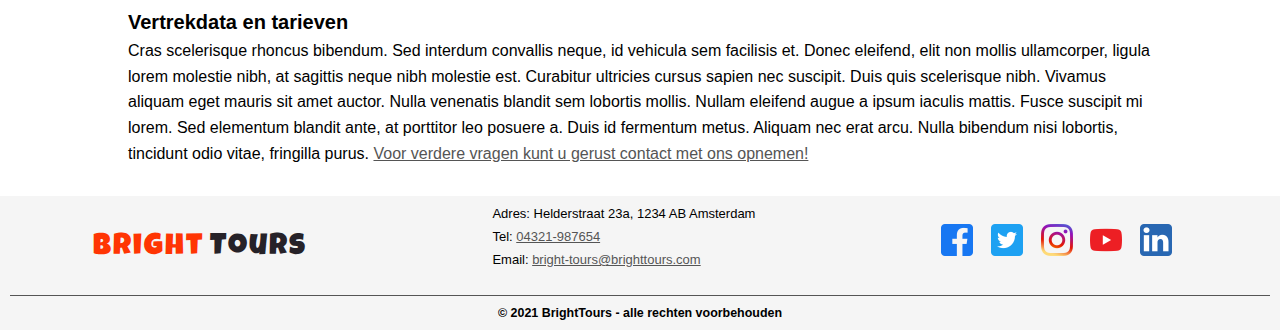
<file: destinations/suriname.html>
<!DOCTYPE html>
<html lang="nl">

<head>
    <meta charset="UTF-8">
    <meta http-equiv="X-UA-Compatible" content="IE=edge">
    <meta name="viewport" content="width=device-width, initial-scale=1.0">
    <title>Suriname - Bright Tours</title>
    <link rel="stylesheet" href="../styles/style.css">
</head>

<body>
    <header class="header">
        <div class="logo">
            <span class="logo__text logo__text--red">Bright</span>
            <span class="logo__text logo__text--black">Tours</span>
        </div>
        <nav class="nav">
            <ul class="nav__list">
                <li class="nav__item">
                    <a href="../index.html" class="nav__link">Home</a>
                </li>
                <li class="nav__item">
                    <a href="../index.html#bestemmingen" class="nav__link">Bestemmingen</a>
                    <ul class="nav__dropdown">
                        <li class="nav__item">
                            <a href="japan.html" class="nav__link">Japan</a>
                        </li>
                        <li class="nav__item">
                            <a href="bulgarije.html" class="nav__link">Bulgarije</a>
                        </li>
                        <li class="nav__item">
                            <a href="egypte.html" class="nav__link">Egypte</a>
                        </li>
                        <li class="nav__item">
                            <a href="suriname.html" class="nav__link">Suriname</a>
                        </li>
                    </ul>
                </li>
                <li class="nav__item">
                    <a href="../about.html" class="nav__link">Over Ons</a>
                </li>
                <li class="nav__item">
                    <a href="../contact.html" class="nav__link">Contact</a>
                </li>
            </ul>
        </nav>
    </header>
    <main class="main">
        <section class="hero">
            <div class="hero__overlay">
                <h1 class="hero__header">Suriname</h1>
            </div>
            <img class="hero__image" src="../images/fort-zeelandia.jpg" alt="een foto van een kanon te Fort Zeelandia">
        </section>
        <section class="article-section">
            <h2 class="article-section__header">Ontdek Suriname</h2>
            <article class="article">
                <h3 class="article__header">Algemene informatie</h3>
                <p class="article__body">
                    Lorem ipsum dolor sit amet, consectetur adipiscing elit,
                    sed do eiusmod tempor incididunt ut labore et dolore magna aliqua.
                    Ut enim ad minim veniam, quis nostrud exercitation ullamco laboris
                    nisi ut aliquip ex ea commodo consequat. Duis aute irure dolor in
                    reprehenderit in voluptate velit esse cillum dolore eu fugiat nulla pariatur.
                    Excepteur sint occaecat cupidatat non proident, sunt in culpa qui officia deserunt mollit anim id
                    est laborum.
                </p>
            </article>
            <article class="article">
                <h3 class="article__header">De reis</h3>
                <p class="article__body">
                    Sed ut perspiciatis unde omnis iste natus error sit voluptatem
                    accusantium doloremque laudantium, totam rem aperiam, eaque ipsa quae
                    ab illo inventore veritatis et quasi architecto beatae vitae dicta sunt
                    explicabo. Nemo enim ipsam voluptatem quia voluptas sit aspernatur aut odit
                    aut fugit, sed quia consequuntur magni dolores eos qui ratione voluptatem
                    sequi nesciunt. Neque porro quisquam est, qui dolorem ipsum quia dolor sit amet,
                    consectetur, adipisci velit, sed quia non numquam eius modi tempora incidunt ut labore
                    et dolore magnam aliquam quaerat voluptatem. Ut enim ad minima veniam, quis nostrum
                    exercitationem ullam corporis suscipit laboriosam, nisi ut aliquid ex ea commodi consequatur?
                    Quis autem vel eum iure reprehenderit qui in ea voluptate velit esse quam nihil
                    molestiae consequatur, vel illum qui dolorem eum fugiat quo voluptas nulla pariatur?
                </p>
            </article>
            <article class="article">
                <h3 class="article__header">Faciliteiten</h3>
                <p class="article__body">
                    Nulla imperdiet velit nulla. Nunc eu libero eleifend, euismod nunc in, lobortis velit.
                    Sed ante dui, mattis nec egestas vitae, condimentum nec purus. Aliquam nulla lorem,
                    hendrerit nec bibendum sed, interdum vel risus. Nunc sagittis, augue nec convallis fringilla,
                    lacus massa lobortis nunc, eu eleifend ante dui eu ligula. Nunc ac hendrerit eros, ac blandit lacus.
                    Curabitur molestie ipsum eget dapibus pulvinar. Cras vitae sapien eget sapien feugiat egestas
                    malesuada
                    nec turpis. Proin sed enim a massa pharetra vulputate.
                </p>
            </article>
            <article class="article">
                <h3 class="article__header">Vertrekdata en tarieven</h3>
                <p class="article__body">
                    Cras scelerisque rhoncus bibendum. Sed interdum convallis neque, id vehicula sem facilisis et.
                    Donec eleifend, elit non mollis ullamcorper, ligula lorem molestie nibh, at sagittis neque nibh
                    molestie est.
                    Curabitur ultricies cursus sapien nec suscipit. Duis quis scelerisque nibh. Vivamus aliquam eget
                    mauris sit amet auctor.
                    Nulla venenatis blandit sem lobortis mollis. Nullam eleifend augue a ipsum iaculis mattis. Fusce
                    suscipit mi lorem. Sed elementum
                    blandit ante, at porttitor leo posuere a. Duis id fermentum metus. Aliquam nec erat arcu. Nulla
                    bibendum nisi lobortis,
                    tincidunt odio vitae, fringilla purus.
                    <a class="article__link" href="../contact.html">Voor verdere vragen kunt u gerust contact met ons
                        opnemen!</a>
                </p>
            </article>
        </section>
    </main>
    <footer class="footer">
        <div class="footer__container">
            <div class="logo">
                <span class="logo__text logo__text--red">Bright</span>
                <span class="logo__text logo__text--black">Tours</span>
            </div>
            <div class="contact-details">
                <p class="contact-details__text">Adres: Helderstraat 23a, 1234 AB Amsterdam</p>
                <p class="contact-details__text">
                    Tel: <a class="contact-details__link" href="tel:04321987654">04321-987654</a>
                </p>
                <p class="contact-details__text">
                    Email: <a class="contact-details__link"
                        href="mailto:bright-tours@brighttours.com">bright-tours@brighttours.com</a>
                </p>
            </div>
            <div class="social-media">
                <a class="social-media__link" href="https://www.facebook.com/" target="_blank">
                    <img class="social-media__icon" src="../images/facebook-icon.png" alt="Facebook icon">
                </a>
                <a class="social-media__link" href="https://twitter.com/" target="_blank">
                    <img class="social-media__icon" src="../images/twitter-icon.png" alt="Twitter icon">
                </a>
                <a class="social-media__link" href="https://www.instagram.com/" target="_blank">
                    <img class="social-media__icon" src="../images/instagram-icon.png" alt="Instagram icon">
                </a>
                <a class="social-media__link" href="https://www.youtube.com/" target="_blank">
                    <img class="social-media__icon" src="../images/youtube-icon.png" alt="YouTube icon">
                </a>
                <a class="social-media__link" href="https://www.linkedin.com/" target="_blank">
                    <img class="social-media__icon" src="../images/linkedin-icon.png" alt="LinkedIn icon">
                </a>
            </div>
        </div>
        <section class="copyright">
            <h5 class="copyright__header">&copy; 2021 BrightTours - alle rechten voorbehouden</h5>
        </section>
    </footer>
</body>

</html>
</file>
<file: styles/style.css>
@import url("https://fonts.googleapis.com/css2?family=Expletus+Sans:wght@600&family=Luckiest+Guy&display=swap");
/* || Global styles */
* {
  margin: 0;
  padding: 0;
  box-sizing: border-box;
}

html {
  font-size: 10px;
  font-family: Arial, Helvetica, sans-serif;
}

body {
  display: flex;
  flex-direction: column;
  min-height: 100vh;
}

/* || Header and Main Navigation */
.header {
  display: flex;
  flex-direction: column;
}

.logo {
  align-self: center;
  font-family: "Luckiest Guy", cursive;
  font-size: 3rem;
  margin-top: 15px;
  margin-bottom: 10px;
}
.logo__text {
  letter-spacing: 2px;
}
.logo__text--red {
  color: #ff3503;
}
.logo__text--black {
  color: #262228;
}

.nav {
  font-size: 1.6rem;
  text-transform: uppercase;
  background-color: #262228;
  text-align: center;
}
.nav__list {
  list-style: none;
}
.nav__item {
  width: 100%;
  position: relative;
  transition-duration: 0.5s;
}
.nav__item:hover {
  background-color: #555;
}
.nav__item:hover > .nav__dropdown {
  visibility: visible;
  opacity: 1;
  display: block;
}
.nav__link {
  text-decoration: none;
  padding: 15px;
  display: block;
  color: #fff;
}
.nav__dropdown {
  z-index: 1;
  list-style: none;
  visibility: hidden;
  opacity: 0;
  position: absolute;
  display: none;
  background-color: #262228;
  width: 100%;
}

/* || Main Content */
.main {
  flex-grow: 1;
}

.hero {
  position: relative;
}
.hero__overlay {
  text-align: center;
  position: absolute;
  width: 100%;
}
.hero__header {
  margin-top: 10px;
  font-family: "Expletus Sans", cursive;
  font-size: 9vw;
  color: #fff;
}
.hero__image {
  width: 100%;
}

.destination-cards__header {
  margin: 10px;
  text-align: center;
  font-size: 8vw;
}
.destination-cards__container, .members__container {
  width: 90%;
  margin: 0 auto;
  display: grid;
  gap: 20px;
}

.destination-card {
  height: 360px;
  border-radius: 10px;
  padding: 1.5rem;
  background: #fff;
  position: relative;
  display: flex;
  align-items: flex-end;
  transition: 0.4s ease-out;
  box-shadow: 1px 3px 10px 0px rgba(0, 0, 0, 0.5);
  text-decoration: none;
}
.destination-card:hover {
  transform: translateY(20px);
}
.destination-card:hover::before {
  opacity: 1;
}
.destination-card:hover .destination-card__info {
  opacity: 1;
  transform: translateY(0px);
}
.destination-card::before {
  position: absolute;
  top: 0;
  left: 0;
  width: 100%;
  height: 100%;
  border-radius: 10px;
  content: "";
  display: block;
  background: rgba(0, 0, 0, 0.6);
  z-index: 2;
  transition: 0.5s;
  opacity: 0;
}
.destination-card__image {
  position: absolute;
  top: 0;
  left: 0;
  width: 100%;
  height: 100%;
  border-radius: 10px;
  -o-object-fit: cover;
     object-fit: cover;
}
.destination-card__info {
  position: relative;
  z-index: 3;
  color: #fff;
  opacity: 0;
  transform: translateY(30px);
  transition: 0.5s;
}
.destination-card__title {
  font-size: 3rem;
}
.destination-card__copy {
  font-size: 2rem;
  font-style: italic;
  margin-top: 8px;
}

.testimonials {
  margin-bottom: 20px;
}
.testimonials__header {
  margin: 10px;
  text-align: center;
  font-size: 8vw;
}
.testimonials__container {
  width: 90%;
  margin: 0 auto;
  display: flex;
  flex-direction: column;
  gap: 20px;
}

.testimonial {
  border-radius: 20px;
  box-shadow: 1px 3px 10px 0px rgba(0, 0, 0, 0.5);
  width: 100%;
  padding: 20px;
  background-color: #f5f5f5;
}
.testimonial__header {
  text-align: center;
}
.testimonial__avatar {
  width: 160px;
  height: 160px;
  border-radius: 50%;
}
.testimonial__title, .member-item__title {
  margin: 10px 0;
  letter-spacing: 2px;
  text-transform: uppercase;
  font-size: 2rem;
}
.testimonial__subtitle {
  color: #555;
  margin: 0;
  letter-spacing: 1px;
  font-size: 1.5rem;
}
.testimonial__body {
  padding: 20px;
}
.testimonial__text, .member-item__description {
  font-size: 2rem;
  line-height: 1.8;
}

.form-section__header {
  margin: 10px;
  text-align: center;
  font-size: 8vw;
}

.form {
  box-shadow: 1px 3px 10px 0px rgba(0, 0, 0, 0.5);
  border-radius: 3px;
  width: 90%;
  margin: 10px auto 20px auto;
  padding: 50px;
}
.form__row {
  margin-bottom: 40px;
  display: flex;
  justify-content: flex-start;
  flex-flow: column wrap;
}
.form__label {
  font-size: 1.6rem;
  margin-bottom: 10px;
}
.form__input, .form__textarea {
  border-radius: 3px;
  border: 1px solid #555;
  padding: 10px;
  font-size: 1.6rem;
  font-family: inherit;
}
.form__textarea {
  min-height: 200px;
  resize: none;
}
.form__button {
  font-size: 1.6rem;
  font-weight: bold;
  border: none;
  border-radius: 3px;
  padding: 20px;
  cursor: pointer;
  background-color: #ff3503;
  color: #fff;
  transition-duration: 0.5s;
}
.form__button:hover {
  background-color: #811a00;
}

.article-section {
  width: 80%;
  margin-left: auto;
  margin-right: auto;
}
.article-section__header {
  margin: 10px;
  text-align: center;
  font-size: 8vw;
}

.article {
  margin-bottom: 10px;
  line-height: 1.6;
}
.article__header {
  font-size: 2rem;
}
.article__body {
  font-size: 1.6rem;
}
.article__link, .contact-details__link {
  outline: none;
}
.article__link:link, .contact-details__link:link {
  color: #555;
  text-decoration: underline;
}
.article__link:visited, .contact-details__link:visited {
  color: #ff3503;
}
.article__link:focus, .contact-details__link:focus {
  text-decoration: none;
}
.article__link:hover, .contact-details__link:hover {
  text-decoration: none;
}
.article__link:active, .contact-details__link:active {
  text-decoration: none;
}

.members {
  margin-bottom: 20px;
}
.members__header {
  margin: 10px;
  text-align: center;
  font-size: 8vw;
}
.member-item {
  border-radius: 20px;
  box-shadow: 1px 3px 10px 0px rgba(0, 0, 0, 0.5);
  width: 100%;
  padding: 20px;
  background-color: #f5f5f5;
}
.member-item__header {
  text-align: center;
}
.member-item__avatar {
  width: 160px;
  height: 160px;
  border-radius: 10px;
}
.member-item__title {
  text-transform: none;
}
.member-item__icon {
  width: 32px;
  height: 32px;
}
.member-item__link {
  text-decoration: none;
}
.member-item__body {
  padding: 20px;
  width: 90%;
  margin: 0 auto;
}
/* || Footer */
.footer {
  background-color: #f5f5f5;
  padding-top: 10px;
  margin-top: 20px;
}
.footer__container {
  display: flex;
  flex-direction: column;
  align-items: center;
}

.contact-details {
  margin-bottom: 10px;
}
.contact-details__text {
  font-size: 1.3rem;
  margin-bottom: 8px;
}
.social-media {
  margin-bottom: 10px;
}
.social-media__icon {
  width: 32px;
  height: 32px;
  margin-right: 15px;
}
.social-media__link {
  text-decoration: none;
}

.copyright {
  font-size: 1.5rem;
  margin: 10px;
  border-top: 1px solid #555;
  padding-top: 10px;
  text-align: center;
}

/* || Media Queries */
@media screen and (min-width: 768px) {
  .nav__list {
    display: flex;
    justify-content: space-evenly;
  }

  .destination-cards__container, .members__container {
    grid-template-columns: repeat(2, 1fr);
  }

  .testimonials__container {
    flex-direction: row;
  }

  .members__container {
    grid-template-columns: repeat(3, 1fr);
  }

  .footer__container {
    flex-direction: row;
    justify-content: space-around;
  }
}/*# sourceMappingURL=style.css.map */
</file>
